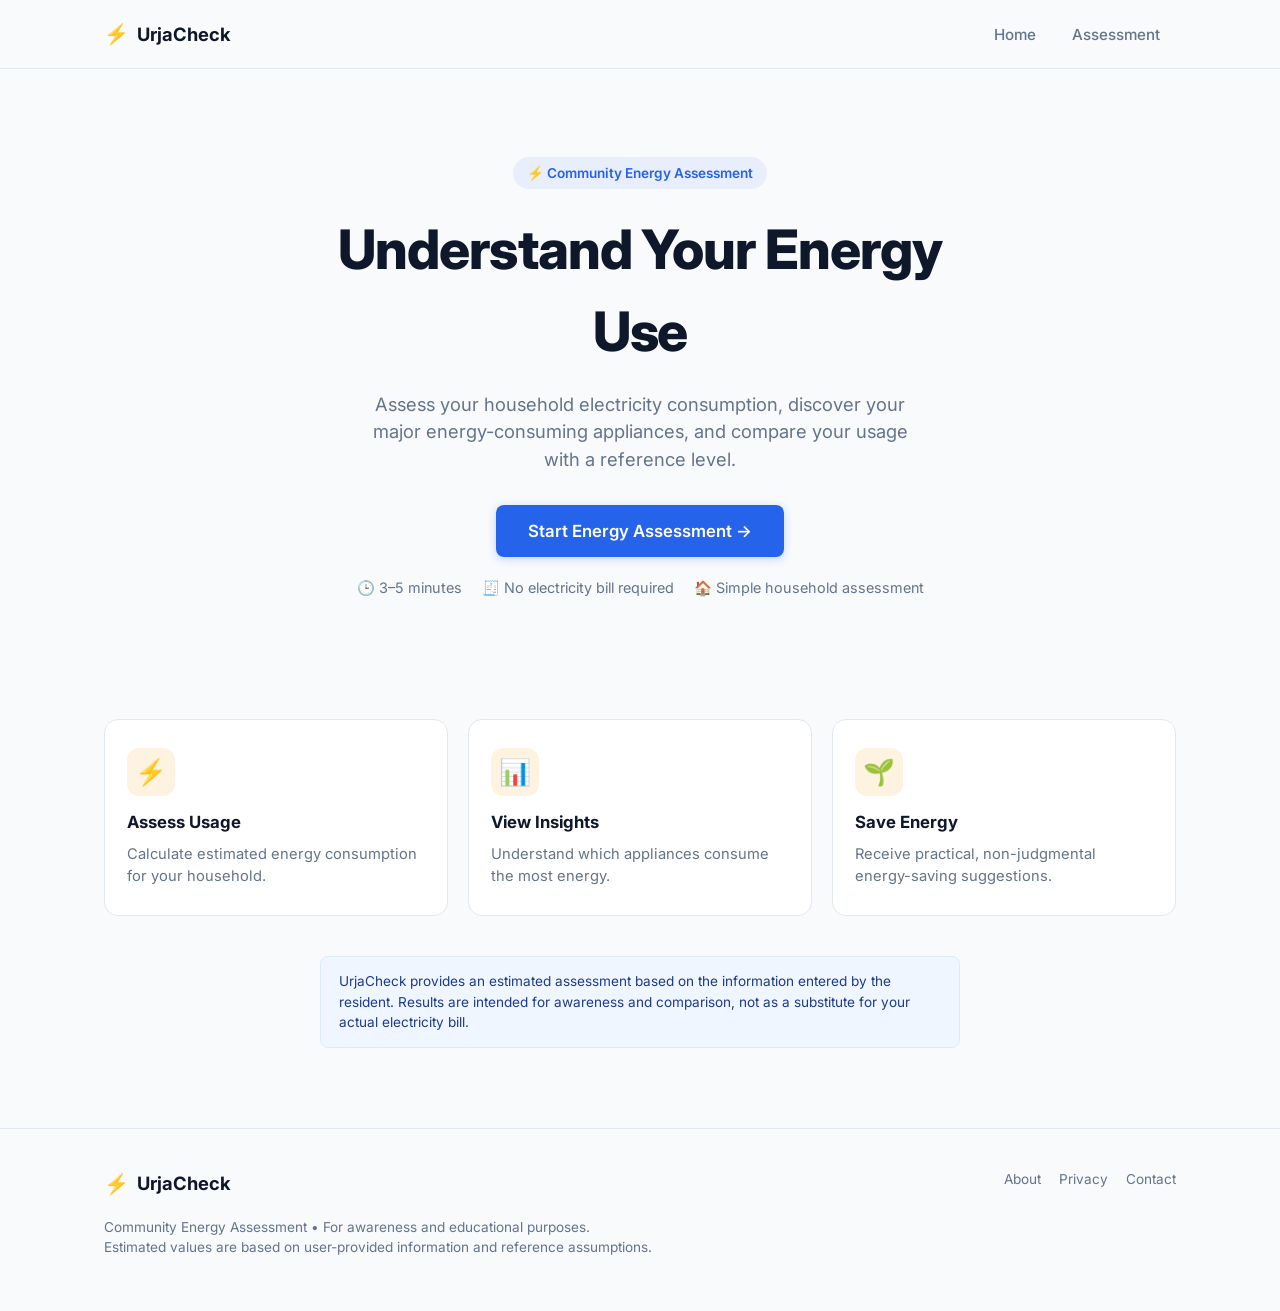
<file: frontend/index.html>
<!DOCTYPE html>
<html lang="en">
<head>
<meta charset="UTF-8">
<meta name="viewport" content="width=device-width, initial-scale=1.0">
<title>UrjaCheck — Understand Your Energy Use</title>
<link rel="preconnect" href="https://fonts.googleapis.com">
<link href="https://fonts.googleapis.com/css2?family=Inter:wght@400;500;600;700;800&display=swap" rel="stylesheet">
<link rel="stylesheet" href="css/style.css">
</head>
<body>

<header class="app-header">
  <div class="container">
    <button class="brand" onclick="showView('landing')" aria-label="UrjaCheck home">
      <span class="brand-bolt">⚡</span> UrjaCheck
    </button>
    <nav class="main-nav" id="mainNav" aria-label="Main navigation">
      <button data-nav="landing" onclick="showView('landing')">Home</button>
      <button data-nav="intro" onclick="startAssessment()">Assessment</button>
    </nav>
    <button class="nav-toggle" id="navToggle" aria-label="Toggle menu" aria-expanded="false">☰</button>
  </div>
</header>

<main id="app">

  <!-- ===================== LANDING ===================== -->
  <section class="view active" id="view-landing">
    <div class="hero container-narrow">
      <span class="hero-eyebrow">⚡ Community Energy Assessment</span>
      <h1>Understand Your Energy Use</h1>
      <p class="lead">Assess your household electricity consumption, discover your major energy-consuming appliances, and compare your usage with a reference level.</p>
      <button class="btn btn-primary btn-lg" onclick="startAssessment()">Start Energy Assessment →</button>
      <div class="hero-meta">
        <span>🕒 3–5 minutes</span>
        <span>🧾 No electricity bill required</span>
        <span>🏠 Simple household assessment</span>
      </div>
    </div>

    <div class="container">
      <div class="feature-grid">
        <div class="feature-card">
          <span class="icon">⚡</span>
          <h3>Assess Usage</h3>
          <p>Calculate estimated energy consumption for your household.</p>
        </div>
        <div class="feature-card">
          <span class="icon">📊</span>
          <h3>View Insights</h3>
          <p>Understand which appliances consume the most energy.</p>
        </div>
        <div class="feature-card">
          <span class="icon">🌱</span>
          <h3>Save Energy</h3>
          <p>Receive practical, non-judgmental energy-saving suggestions.</p>
        </div>
      </div>

      <p class="disclaimer-note">
        UrjaCheck provides an estimated assessment based on the information entered by the resident. Results are intended for awareness and comparison, not as a substitute for your actual electricity bill.
      </p>
    </div>

    <footer class="site-footer">
      <div class="container">
        <div class="footer-top">
          <div class="brand"><span class="brand-bolt">⚡</span> UrjaCheck</div>
          <div class="footer-links">
            <a href="#" onclick="return false;">About</a>
            <a href="#" onclick="return false;">Privacy</a>
            <a href="#" onclick="return false;">Contact</a>
          </div>
        </div>
        <p class="footer-note">Community Energy Assessment • For awareness and educational purposes.<br>Estimated values are based on user-provided information and reference assumptions.</p>
      </div>
    </footer>
  </section>

  <!-- ===================== INTRO ===================== -->
  <section class="view" id="view-intro">
    <div class="container-narrow assessment-page">
      <div class="progress-wrap">
        <div class="progress-label"><span>Step 1 of 4</span><span>25%</span></div>
        <div class="progress-track"><div class="progress-fill" style="width:25%"></div></div>
      </div>
      <div class="assessment-header">
        <h1>Let's understand your household</h1>
        <p>This assessment takes approximately 3–5 minutes. We'll ask about your household and electrical appliances.</p>
      </div>
      <ul class="checklist">
        <li><span class="tick">✓</span> Household information</li>
        <li><span class="tick">✓</span> Appliances</li>
        <li><span class="tick">✓</span> Approximate operating hours</li>
      </ul>
      <p class="field-hint">No electricity bill is required.</p>
      <div class="step-actions single">
        <button class="btn btn-primary btn-lg" onclick="showView('household')">Continue →</button>
      </div>
    </div>
  </section>

  <!-- ===================== HOUSEHOLD DETAILS ===================== -->
  <section class="view" id="view-household">
    <div class="container-narrow assessment-page">
      <div class="progress-wrap">
        <div class="progress-label"><span>Step 2 of 4</span><span>50%</span></div>
        <div class="progress-track"><div class="progress-fill" style="width:50%"></div></div>
      </div>
      <div class="assessment-header">
        <h1>Tell us about your household</h1>
      </div>

      <div class="field" id="field-size">
        <label class="field-label">How many people live in your household?</label>
        <div class="stepper">
          <button type="button" aria-label="Decrease household size" onclick="adjustHouseholdSize(-1)">−</button>
          <input type="number" id="householdSize" value="4" min="1" max="20" aria-label="Number of people" readonly>
          <button type="button" aria-label="Increase household size" onclick="adjustHouseholdSize(1)">+</button>
        </div>
        <p class="field-error">Please select a household size between 1 and 20.</p>
      </div>

      <div class="field" id="field-housetype">
        <label class="field-label">What type of home do you live in?</label>
        <div class="option-grid" id="houseTypeGrid" role="radiogroup" aria-label="Home type"></div>
        <p class="field-error">Please select a home type.</p>
      </div>

      <div class="field" id="field-billknown">
        <label class="field-label">Do you know your approximate monthly electricity bill?</label>
        <div class="pill-group" role="radiogroup" aria-label="Do you know your bill">
          <button type="button" class="option-card" data-value="yes" onclick="setBillKnown('yes')">Yes</button>
          <button type="button" class="option-card" data-value="no" onclick="setBillKnown('no')">No</button>
        </div>
      </div>

      <div class="field" id="field-billamount" style="display:none;">
        <label class="field-label">Approximate monthly bill</label>
        <div class="input-prefix">
          <span>₹</span>
          <input type="number" id="billAmount" class="text-input" placeholder="e.g. 3600" min="0" style="border:none;">
        </div>
        <p class="field-hint">This value is optional and only used for comparison on your results page.</p>
        <p class="field-error">Please enter a valid positive amount.</p>
      </div>

      <div class="step-actions">
        <button class="btn btn-secondary" onclick="showView('intro')">← Back</button>
        <button class="btn btn-primary" onclick="validateHousehold()">Continue →</button>
      </div>
    </div>
  </section>

  <!-- ===================== APPLIANCE ASSESSMENT ===================== -->
  <section class="view" id="view-appliances">
    <div class="container-narrow assessment-page">
      <div class="progress-wrap">
        <div class="progress-label"><span>Step 3 of 4</span><span>75%</span></div>
        <div class="progress-track"><div class="progress-fill" style="width:75%"></div></div>
      </div>
      <div class="assessment-header">
        <h1>Your Appliances</h1>
        <p>Tell us what appliances you use and approximately how long they operate. We'll calculate the energy consumption for you.</p>
      </div>

      <div class="appliance-list" id="applianceList"></div>

      <button class="add-appliance-btn" onclick="openApplianceModal()">+ Add Appliance</button>

      <p class="field-error" id="applianceListError" style="display:none; margin-top:14px;">Please add at least one appliance before continuing.</p>

      <div class="step-actions">
        <button class="btn btn-secondary" onclick="showView('household')">← Back</button>
        <button class="btn btn-primary" onclick="validateAppliancesAndContinue()">Continue →</button>
      </div>
    </div>
  </section>

  <!-- ===================== REVIEW ===================== -->
  <section class="view" id="view-review">
    <div class="container-narrow assessment-page">
      <div class="progress-wrap">
        <div class="progress-label"><span>Step 4 of 4</span><span>100%</span></div>
        <div class="progress-track"><div class="progress-fill" style="width:100%"></div></div>
      </div>
      <div class="assessment-header">
        <h1>Review Your Assessment</h1>
      </div>

      <div class="review-section">
        <h3>Household</h3>
        <div class="card-flat" id="reviewHousehold"></div>
      </div>

      <div class="review-section">
        <h3>Appliances</h3>
        <div class="card-flat" id="reviewAppliances"></div>
      </div>

      <div class="review-summary" id="reviewSummary"></div>

      <div class="field" style="margin-top: 24px;">
        <label class="checkbox-row">
          <input type="checkbox" id="consentCheckbox" onchange="toggleSubmitEnabled()">
          I understand that this assessment provides an estimated value based on the information provided.
        </label>
      </div>

      <div class="step-actions">
        <button class="btn btn-secondary" onclick="showView('appliances')">← Edit</button>
        <button class="btn btn-primary" id="submitBtn" disabled onclick="submitAssessment()">Submit Assessment</button>
      </div>
    </div>
  </section>

  <!-- ===================== PROCESSING ===================== -->
  <section class="view" id="view-processing">
    <div class="processing-screen">
      <div class="processing-bolt">⚡</div>
      <h2>Analyzing your energy usage...</h2>
      <ul class="processing-checklist" id="processingChecklist">
        <li data-step="0">Processing appliance data</li>
        <li data-step="1">Calculating energy consumption</li>
        <li data-step="2">Comparing with reference values</li>
        <li data-step="3">Preparing your assessment</li>
      </ul>
    </div>
  </section>

  <!-- ===================== RESULT ===================== -->
  <section class="view" id="view-result">
    <div class="container-narrow result-page">
      <div class="result-head">
        <span class="badge">Assessment Complete ✓</span>
        <h1>Your Energy Assessment</h1>
      </div>

      <div class="card result-main-card">
        <p class="eyebrow">MONTHLY ENERGY CONSUMPTION</p>
        <div class="usage-compare">
          <div class="col you">
            <p class="lbl">YOUR USAGE</p>
            <p class="val" id="resYourUsage">0 kWh</p>
          </div>
          <div class="col ref">
            <p class="lbl">REFERENCE LEVEL</p>
            <p class="val" id="resRefUsage">0 kWh</p>
          </div>
        </div>
        <div class="compare-bars">
          <div class="compare-bar-row">
            <div class="bar-label"><span>Your usage</span><span id="resYourUsageBarLabel">0 kWh</span></div>
            <div class="compare-bar-track"><div class="compare-bar-fill you" id="resYourBar" style="width:0%"></div></div>
          </div>
          <div class="compare-bar-row">
            <div class="bar-label"><span>Reference</span><span id="resRefUsageBarLabel">0 kWh</span></div>
            <div class="compare-bar-track"><div class="compare-bar-fill ref" id="resRefBar" style="width:0%"></div></div>
          </div>
        </div>
        <div id="resStatusLine"></div>
        <p class="diff-text" id="resDiffText"></p>
        <p class="field-hint" id="resSourceLine" style="margin-top:14px;"></p>
      </div>

      <div class="two-col-cards">
        <div class="card cost-card">
          <p class="eyebrow" style="margin-bottom:4px;">ESTIMATED MONTHLY ENERGY COST</p>
          <p class="amount" id="resCost">₹0</p>
          <p class="note" id="resCostNote">Based on the illustrative tariff assumption used by the server. Actual bills may include slab-based tariffs, fixed charges and taxes.</p>
          <div class="bill-compare" id="resBillCompare" style="display:none;"></div>
        </div>
        <div class="card" id="resSummaryCard">
          <p class="eyebrow" style="margin-bottom:4px;">ASSESSMENT SUMMARY</p>
          <div class="summary-list" id="resSummaryList"></div>
        </div>
      </div>

      <h2 class="section-title">Where Is Your Energy Going?</h2>
      <p class="section-sub">Appliance-wise breakdown, highest consumption first.</p>
      <div class="card" id="resBreakdown"></div>

      <h2 class="section-title">Suggestions For You</h2>
      <p class="section-sub">Practical, optional ideas based on your appliance mix.</p>
      <div id="resRecommendations"></div>

      <div class="result-actions">
        <button class="btn btn-secondary" onclick="downloadReport()">Download Assessment Report</button>
        <button class="btn btn-secondary" onclick="restartAssessment()">Take Another Assessment</button>
        <button class="btn btn-primary" onclick="showView('landing')">Back to Home</button>
      </div>
    </div>
  </section>

</main>

<div class="toast" id="toast"></div>

<!-- Appliance picker modal -->
<div class="modal-overlay" id="applianceModal">
  <div class="modal">
    <div class="modal-head">
      <h3>Choose an appliance</h3>
      <button class="modal-close" aria-label="Close" onclick="closeApplianceModal()">×</button>
    </div>
    <div class="appliance-option-list" id="applianceOptionList"></div>
  </div>
</div>

<script src="js/config.js"></script>
<script src="js/data.js"></script>
<script src="js/calculations.js"></script>
<script src="js/app.js"></script>
</body>
</html>
</file>
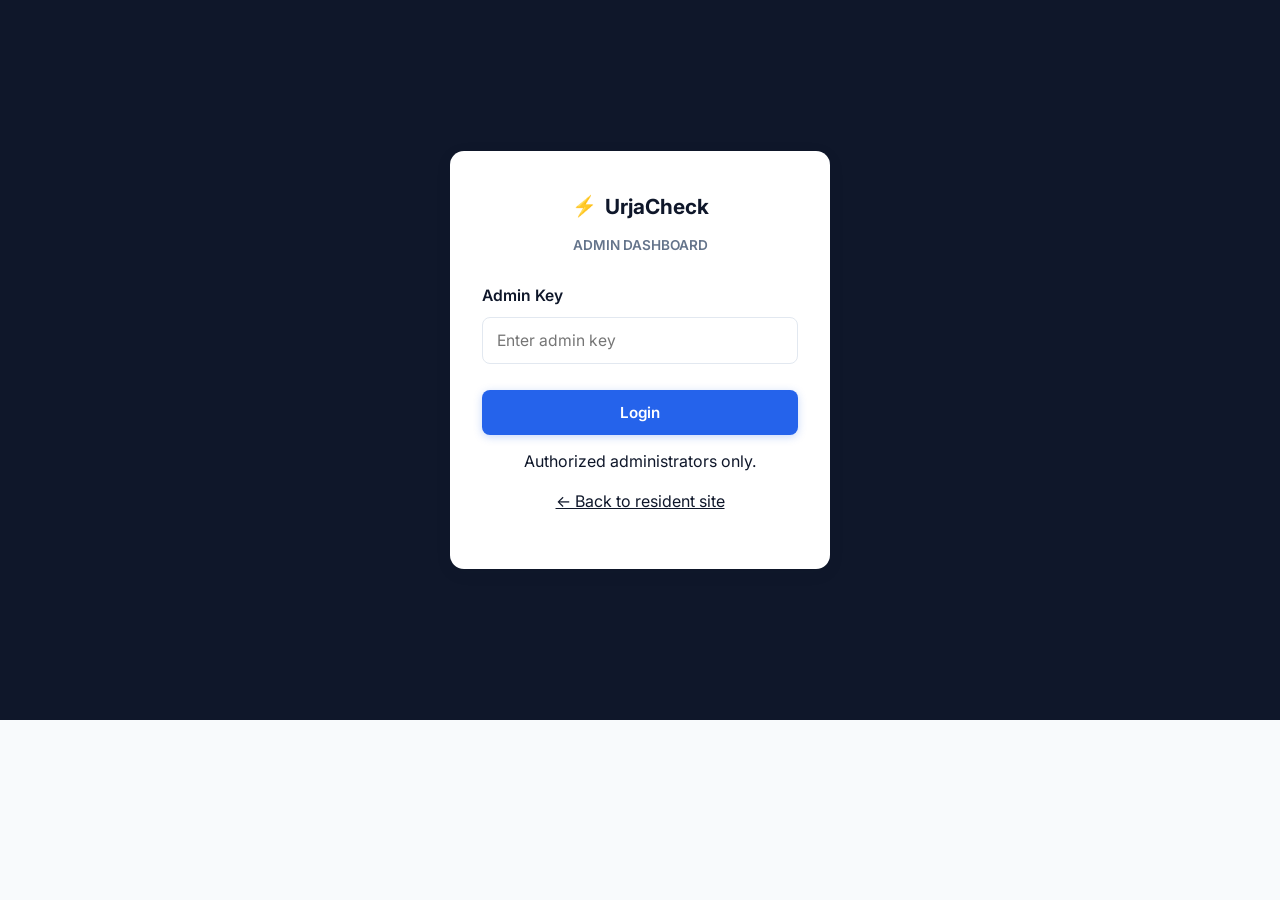
<file: frontend/admin.html>
<!DOCTYPE html>
<html lang="en">
<head>
<meta charset="UTF-8">
<meta name="viewport" content="width=device-width, initial-scale=1.0">
<title>UrjaCheck Admin — Community Analytics</title>
<link rel="preconnect" href="https://fonts.googleapis.com">
<link href="https://fonts.googleapis.com/css2?family=Inter:wght@400;500;600;700;800&display=swap" rel="stylesheet">
<link rel="stylesheet" href="css/style.css">
</head>
<body>

<!-- ===================== ADMIN LOGIN ===================== -->
<!-- ===================== ADMIN LOGIN ===================== -->
<div class="admin-login-page" id="loginScreen">
  <div class="admin-login-card">
    <div class="brand"><span class="brand-bolt">⚡</span> UrjaCheck</div>

    <p class="sub">ADMIN DASHBOARD</p>

    <div class="field">
      <label class="field-label" for="adminKey">Admin Key</label>

      <input
        type="password"
        id="adminKey"
        class="text-input"
        placeholder="Enter admin key"
        autocomplete="off"
        onkeydown="if(event.key==='Enter') adminLogin()"
      >
    </div>

    <button class="btn btn-primary btn-block" onclick="adminLogin()">
      Login
    </button>

    <p class="login-error" id="loginError" style="display:none;">
      Invalid admin key. Please try again.
    </p>

    <p class="field-hint" style="text-align:center; margin-top:14px;">
      Authorized administrators only.
    </p>

    <p class="field-hint" style="text-align:center; margin-top:14px;">
      <a href="index.html">← Back to resident site</a>
    </p>
  </div>
</div>
<!-- ===================== ADMIN APP ===================== -->
<div id="adminApp" style="display:none;">

  <header class="app-header admin-header">
    <div class="container">
      <div class="brand"><span class="brand-bolt">⚡</span> UrjaCheck <span class="admin-tag">ADMIN</span></div>
      <nav class="main-nav" id="adminMainNav" aria-label="Admin navigation">
        <button data-nav="dashboard" onclick="showAdminView('dashboard')">Dashboard</button>
        <button data-nav="households" onclick="showAdminView('households')">Households</button>
        <button data-nav="appliances" onclick="showAdminView('appliances')">Appliances</button>
        <button data-nav="analytics" onclick="showAdminView('analytics')">Analytics</button>
        <button data-nav="reports" onclick="showAdminView('reports')">Reports</button>
      </nav>
      <button class="logout-btn" onclick="adminLogout()">Log out</button>
      <button class="nav-toggle" id="adminNavToggle" aria-label="Toggle menu" style="color:#fff;">☰</button>
    </div>
  </header>

  <main class="container admin-page">

    <!-- DASHBOARD -->
    <section class="admin-view" id="admin-view-dashboard">
      <div class="admin-page-head">
        <h1>Community Energy Overview</h1>
      </div>

      <div class="stat-grid" id="dashboardStats"></div>

      <div class="card chart-card" id="dashboardChartCard">
        <h3>Community Consumption</h3>
        <p class="sub">Average actual vs. reference consumption across all stored assessments.</p>
        <div class="compare-bars" id="communityCompareBars"></div>
      </div>

      <div class="empty-state" id="dashboardEmpty" style="display:none;">
        <span class="icon">📭</span>No assessments have been submitted yet. Once residents complete an assessment, community statistics will appear here.
      </div>
    </section>

    <!-- HOUSEHOLDS -->
    <section class="admin-view" id="admin-view-households">
      <div class="admin-page-head">
        <h1>Household Data</h1>
      </div>
      <div class="card">
        <div class="table-toolbar">
          <input type="text" class="text-input" id="householdSearch" placeholder="Search assessment ID..." oninput="renderHouseholdTable()">
          <select class="text-input" id="statusFilter" onchange="renderHouseholdTable()">
            <option value="all">All statuses</option>
            <option value="within">Within Reference</option>
            <option value="moderate">Moderately Above</option>
            <option value="significant">Significantly Above</option>
          </select>
          <select class="text-input" id="sortBy" onchange="renderHouseholdTable()">
            <option value="consumption_desc">Sort: Consumption (high–low)</option>
            <option value="consumption_asc">Sort: Consumption (low–high)</option>
            <option value="id">Sort: Assessment ID</option>
          </select>
        </div>
        <div class="table-wrap">
          <table class="data-table">
            <thead>
              <tr>
                <th>Assessment ID</th><th>People</th><th>House Type</th>
                <th>Monthly kWh</th><th>Reference kWh</th><th>Difference</th><th>Status</th>
              </tr>
            </thead>
            <tbody id="householdTableBody"></tbody>
          </table>
        </div>
        <div id="householdTableEmpty" class="empty-state" style="display:none;">
          <span class="icon">🔍</span>No assessments found.
        </div>
      </div>
    </section>

    <!-- HOUSEHOLD DETAIL -->
    <section class="admin-view" id="admin-view-household-detail">
      <button class="btn btn-secondary household-detail-back" onclick="showAdminView('households')">← Back to Households</button>
      <div id="householdDetailContent"></div>
    </section>

    <!-- APPLIANCE ANALYTICS -->
    <section class="admin-view" id="admin-view-appliances">
      <div class="admin-page-head">
        <h1>Community Appliance Consumption</h1>
      </div>
      <div class="card" style="margin-bottom:24px;">
        <h3>Consumption share by appliance</h3>
        <p class="sub">Percentage of total community energy consumption.</p>
        <div class="hbar-list" id="applianceShareChart"></div>
      </div>
      <div class="card">
        <h3>Most common appliances</h3>
        <p class="sub">Number of households reporting each appliance.</p>
        <table class="mini-table" id="commonAppliancesTable"></table>
      </div>
    </section>

    <!-- BENCHMARK ANALYTICS -->
    <section class="admin-view" id="admin-view-analytics">
      <div class="admin-page-head">
        <h1>Households vs Reference Level</h1>
      </div>
      <div class="benchmark-cards" id="benchmarkCards"></div>
      <div class="card">
        <h3>Community averages</h3>
        <div class="summary-list" id="benchmarkAverages"></div>
      </div>
    </section>

    <!-- REPORTS -->
    <section class="admin-view" id="admin-view-reports">
      <div class="admin-page-head">
        <h1>Reports</h1>
      </div>
      <p class="section-sub">Export or print the current community dataset.</p>
      <div class="reports-grid">
        <div class="card report-btn-card">
          <span class="icon">📤</span>
          <h3>Export CSV</h3>
          <p class="field-hint" style="margin-bottom:16px;">Download the current household dataset as a CSV file.</p>
          <button class="btn btn-primary btn-block" onclick="exportCSV()">Export CSV</button>
        </div>
        <div class="card report-btn-card">
          <span class="icon">🖨️</span>
          <h3>Print Summary</h3>
          <p class="field-hint" style="margin-bottom:16px;">Open the browser print dialog for this dashboard.</p>
          <button class="btn btn-secondary btn-block" onclick="window.print()">Print Summary</button>
        </div>
        <div class="card report-btn-card">
          <span class="icon">📄</span>
          <h3>Generate Community Report</h3>
          <p class="field-hint" style="margin-bottom:16px;">Create a downloadable text summary of community energy use.</p>
          <button class="btn btn-secondary btn-block" onclick="generateCommunityReport()">Generate Report</button>
        </div>
      </div>
    </section>

  </main>

  <footer class="site-footer">
    <div class="container">
      <p class="footer-note">UrjaCheck Admin • Live data from stored assessments. No personally identifying resident information is stored or displayed.</p>
    </div>
  </footer>
</div>

<div class="toast" id="toast"></div>

<script src="js/config.js"></script>
<script src="js/data.js"></script>
<script src="js/calculations.js"></script>
<script src="js/admin.js"></script>
</body>
</html>
</file>
<file: frontend/css/style.css>
/* ============================================================
   UrjaCheck — style.css
   ============================================================ */

:root {
  --blue: #2563EB;
  --blue-dark: #1D4ED8;
  --amber: #F59E0B;
  --bg: #F8FAFC;
  --white: #FFFFFF;
  --text: #0F172A;
  --text-secondary: #64748B;
  --success: #16A34A;
  --warning: #EA580C;
  --border: #E2E8F0;
  --shadow: 0 1px 3px rgba(15, 23, 42, 0.06), 0 1px 2px rgba(15, 23, 42, 0.04);
  --shadow-md: 0 4px 16px rgba(15, 23, 42, 0.08);
  --radius: 14px;
  --radius-sm: 8px;
  --font: 'Inter', -apple-system, BlinkMacSystemFont, 'Segoe UI', sans-serif;
}

* { box-sizing: border-box; }

html { scroll-behavior: smooth; }

body {
  margin: 0;
  font-family: var(--font);
  background: var(--bg);
  color: var(--text);
  line-height: 1.5;
  -webkit-font-smoothing: antialiased;
}

img, svg { max-width: 100%; }

button {
  font-family: inherit;
  cursor: pointer;
}

a { color: inherit; }

:focus-visible {
  outline: 2px solid var(--blue);
  outline-offset: 2px;
  border-radius: 4px;
}

.sr-only {
  position: absolute;
  width: 1px; height: 1px;
  overflow: hidden;
  clip: rect(0 0 0 0);
  white-space: nowrap;
}

.view { display: none; }
.view.active { display: block; animation: fadeIn 0.25s ease; }

@keyframes fadeIn {
  from { opacity: 0; transform: translateY(6px); }
  to { opacity: 1; transform: translateY(0); }
}

@media (prefers-reduced-motion: reduce) {
  *, *::before, *::after { animation-duration: 0.001ms !important; transition-duration: 0.001ms !important; }
}

.container {
  max-width: 1120px;
  margin: 0 auto;
  padding: 0 24px;
}

.container-narrow {
  max-width: 640px;
  margin: 0 auto;
  padding: 0 24px;
}

/* ---------- Header / Nav ---------- */

.app-header {
  position: sticky;
  top: 0;
  z-index: 40;
  background: rgba(248, 250, 252, 0.9);
  backdrop-filter: blur(8px);
  border-bottom: 1px solid var(--border);
}

.app-header .container {
  display: flex;
  align-items: center;
  justify-content: space-between;
  height: 68px;
}

.brand {
  display: flex;
  align-items: center;
  gap: 8px;
  font-weight: 700;
  font-size: 1.15rem;
  background: none;
  border: none;
  color: var(--text);
  padding: 0;
}

.brand-bolt {
  color: var(--amber);
  font-size: 1.25rem;
}

.main-nav {
  display: flex;
  gap: 4px;
}

.main-nav button {
  background: none;
  border: none;
  padding: 10px 16px;
  border-radius: var(--radius-sm);
  font-weight: 500;
  color: var(--text-secondary);
  font-size: 0.95rem;
}

.main-nav button:hover { background: rgba(37, 99, 235, 0.06); color: var(--text); }
.main-nav button.active { color: var(--blue); background: rgba(37, 99, 235, 0.08); }

.admin-header {
  background: var(--text);
  border-bottom: 1px solid #1e293b;
}

.admin-header .brand { color: var(--white); }
.admin-header .admin-tag {
  font-size: 0.7rem;
  font-weight: 700;
  letter-spacing: 0.04em;
  background: var(--amber);
  color: var(--text);
  padding: 2px 8px;
  border-radius: 999px;
  margin-left: 6px;
}
.admin-header .main-nav button { color: #94A3B8; }
.admin-header .main-nav button:hover { background: rgba(255,255,255,0.08); color: var(--white); }
.admin-header .main-nav button.active { color: var(--white); background: rgba(255,255,255,0.12); }
.admin-header .logout-btn {
  background: none;
  border: 1px solid #334155;
  color: #CBD5E1;
  padding: 8px 14px;
  border-radius: var(--radius-sm);
  font-size: 0.85rem;
}
.admin-header .logout-btn:hover { border-color: #64748B; color: var(--white); }

/* mobile nav toggle */
.nav-toggle { display: none; background: none; border: none; font-size: 1.4rem; padding: 6px; }

/* ---------- Buttons ---------- */

.btn {
  display: inline-flex;
  align-items: center;
  justify-content: center;
  gap: 8px;
  padding: 13px 24px;
  border-radius: var(--radius-sm);
  font-weight: 600;
  font-size: 0.95rem;
  border: none;
  transition: transform 0.15s ease, box-shadow 0.15s ease, background 0.15s ease;
}

.btn-primary {
  background: var(--blue);
  color: var(--white);
  box-shadow: 0 2px 8px rgba(37, 99, 235, 0.25);
}
.btn-primary:hover { background: var(--blue-dark); }
.btn-primary:disabled { background: #93B4F0; cursor: not-allowed; box-shadow: none; }

.btn-secondary {
  background: var(--white);
  color: var(--text);
  border: 1px solid var(--border);
}
.btn-secondary:hover { border-color: #CBD5E1; background: #F1F5F9; }

.btn-amber {
  background: var(--amber);
  color: var(--text);
}
.btn-amber:hover { background: #D97F09; }

.btn-block { width: 100%; }
.btn-lg { padding: 16px 32px; font-size: 1.05rem; }

.btn-link {
  background: none;
  border: none;
  color: var(--blue);
  font-weight: 600;
  padding: 8px 4px;
}

/* ---------- Cards ---------- */

.card {
  background: var(--white);
  border: 1px solid var(--border);
  border-radius: var(--radius);
  padding: 24px;
  box-shadow: var(--shadow);
}

.card-flat {
  background: var(--white);
  border: 1px solid var(--border);
  border-radius: var(--radius);
  padding: 20px;
}

/* ---------- Landing Page ---------- */

.hero {
  padding: 88px 0 64px;
  text-align: center;
}

.hero-eyebrow {
  display: inline-flex;
  align-items: center;
  gap: 6px;
  font-size: 0.85rem;
  color: var(--blue);
  background: rgba(37, 99, 235, 0.08);
  padding: 6px 14px;
  border-radius: 999px;
  margin-bottom: 20px;
  font-weight: 600;
}

.hero h1 {
  font-size: clamp(2.1rem, 5vw, 3.4rem);
  font-weight: 800;
  letter-spacing: -0.02em;
  margin: 0 0 18px;
  max-width: 760px;
  margin-inline: auto;
}

.hero p.lead {
  font-size: 1.15rem;
  color: var(--text-secondary);
  max-width: 560px;
  margin: 0 auto 32px;
}

.hero-meta {
  display: flex;
  flex-wrap: wrap;
  justify-content: center;
  gap: 20px;
  margin-top: 20px;
  font-size: 0.9rem;
  color: var(--text-secondary);
}

.hero-meta span { display: flex; align-items: center; gap: 6px; }

.disclaimer-note {
  max-width: 640px;
  margin: 40px auto 0;
  padding: 14px 18px;
  background: #EFF6FF;
  border: 1px solid #DBEAFE;
  border-radius: var(--radius-sm);
  font-size: 0.85rem;
  color: #1E3A8A;
  text-align: left;
}

.feature-grid {
  display: grid;
  grid-template-columns: repeat(3, 1fr);
  gap: 20px;
  margin-top: 56px;
}

.feature-card {
  background: var(--white);
  border: 1px solid var(--border);
  border-radius: var(--radius);
  padding: 28px 22px;
  text-align: left;
}

.feature-card .icon {
  font-size: 1.6rem;
  display: inline-flex;
  align-items: center;
  justify-content: center;
  width: 48px; height: 48px;
  border-radius: 12px;
  background: rgba(245, 158, 11, 0.12);
  margin-bottom: 14px;
}

.feature-card h3 { margin: 0 0 8px; font-size: 1.05rem; }
.feature-card p { margin: 0; color: var(--text-secondary); font-size: 0.92rem; }

.site-footer {
  border-top: 1px solid var(--border);
  padding: 40px 0;
  margin-top: 80px;
  color: var(--text-secondary);
  font-size: 0.85rem;
}

.site-footer .footer-top {
  display: flex;
  justify-content: space-between;
  align-items: flex-start;
  flex-wrap: wrap;
  gap: 16px;
}

.site-footer .footer-links { display: flex; gap: 18px; }
.site-footer .footer-links a { text-decoration: none; color: var(--text-secondary); }
.site-footer .footer-links a:hover { color: var(--blue); }
.site-footer .footer-note { margin-top: 18px; }

/* ---------- Progress ---------- */

.progress-wrap {
  margin: 32px 0 8px;
}

.progress-label {
  display: flex;
  justify-content: space-between;
  font-size: 0.85rem;
  color: var(--text-secondary);
  margin-bottom: 8px;
}

.progress-track {
  height: 8px;
  background: #E2E8F0;
  border-radius: 999px;
  overflow: hidden;
}

.progress-fill {
  height: 100%;
  background: var(--blue);
  border-radius: 999px;
  transition: width 0.35s ease;
}

/* ---------- Assessment shared ---------- */

.assessment-page { padding: 40px 0 80px; }

.assessment-header { text-align: left; margin-bottom: 8px; }
.assessment-header h1 { font-size: 1.7rem; margin: 0 0 6px; }
.assessment-header p { color: var(--text-secondary); margin: 0; }

.checklist { list-style: none; padding: 0; margin: 24px 0; }
.checklist li {
  display: flex;
  align-items: center;
  gap: 10px;
  padding: 10px 0;
  font-size: 0.95rem;
}
.checklist li .tick {
  color: var(--success);
  font-weight: 700;
}

.step-actions {
  display: flex;
  justify-content: space-between;
  gap: 12px;
  margin-top: 32px;
}
.step-actions.single { justify-content: flex-end; }

/* ---------- Form controls ---------- */

.field { margin-bottom: 26px; }
.field label.field-label {
  display: block;
  font-weight: 600;
  margin-bottom: 10px;
  font-size: 0.98rem;
}
.field .field-hint {
  font-size: 0.83rem;
  color: var(--text-secondary);
  margin-top: 6px;
}
.field .field-error {
  font-size: 0.83rem;
  color: var(--warning);
  margin-top: 6px;
  display: none;
}
.field.has-error .field-error { display: block; }
.field.has-error input, .field.has-error .card-flat { border-color: var(--warning); }

.stepper {
  display: inline-flex;
  align-items: center;
  gap: 0;
  border: 1px solid var(--border);
  border-radius: var(--radius-sm);
  overflow: hidden;
}
.stepper button {
  width: 48px; height: 48px;
  border: none;
  background: var(--white);
  font-size: 1.2rem;
  color: var(--blue);
}
.stepper button:hover { background: #EFF6FF; }
.stepper input {
  width: 64px;
  text-align: center;
  border: none;
  border-left: 1px solid var(--border);
  border-right: 1px solid var(--border);
  height: 48px;
  font-size: 1.05rem;
  font-weight: 600;
  font-family: inherit;
  color: var(--text);
}

.option-grid {
  display: grid;
  grid-template-columns: repeat(4, 1fr);
  gap: 12px;
}

.option-card {
  border: 1.5px solid var(--border);
  background: var(--white);
  border-radius: var(--radius-sm);
  padding: 16px 10px;
  text-align: center;
  font-weight: 600;
  font-size: 0.95rem;
  color: var(--text);
}
.option-card:hover { border-color: #94A3B8; }
.option-card.selected {
  border-color: var(--blue);
  background: rgba(37, 99, 235, 0.06);
  color: var(--blue);
}

.pill-group { display: flex; gap: 12px; }
.pill-group .option-card { flex: 1; padding: 14px; }

.text-input, select.text-input {
  width: 100%;
  padding: 13px 14px;
  border: 1px solid var(--border);
  border-radius: var(--radius-sm);
  font-size: 0.98rem;
  font-family: inherit;
  color: var(--text);
  background: var(--white);
}
.text-input:focus { border-color: var(--blue); }

.input-prefix {
  display: flex;
  align-items: center;
  border: 1px solid var(--border);
  border-radius: var(--radius-sm);
  overflow: hidden;
}
.input-prefix span {
  padding: 13px 14px;
  background: #F1F5F9;
  color: var(--text-secondary);
  font-weight: 600;
  border-right: 1px solid var(--border);
}
.input-prefix input {
  border: none;
  padding: 13px 14px;
  flex: 1;
  font-size: 0.98rem;
  font-family: inherit;
}

.checkbox-row {
  display: flex;
  align-items: flex-start;
  gap: 10px;
  font-size: 0.92rem;
  color: var(--text-secondary);
}
.checkbox-row input { margin-top: 3px; width: 18px; height: 18px; accent-color: var(--blue); }

/* ---------- Appliance cards ---------- */

.appliance-list { display: flex; flex-direction: column; gap: 16px; margin: 24px 0; }

.appliance-card {
  background: var(--white);
  border: 1px solid var(--border);
  border-radius: var(--radius);
  padding: 20px;
}

.appliance-card-head {
  display: flex;
  align-items: center;
  justify-content: space-between;
  margin-bottom: 16px;
}

.appliance-card-title {
  display: flex;
  align-items: center;
  gap: 10px;
  font-weight: 700;
  font-size: 1.02rem;
}

.appliance-card-title .icon { font-size: 1.3rem; }

.remove-btn {
  background: none;
  border: none;
  color: var(--text-secondary);
  font-size: 0.85rem;
  font-weight: 600;
  padding: 6px 10px;
  border-radius: var(--radius-sm);
}
.remove-btn:hover { color: var(--warning); background: #FFF1EC; }

.appliance-grid {
  display: grid;
  grid-template-columns: repeat(3, 1fr);
  gap: 14px;
}

.mini-field label {
  display: block;
  font-size: 0.82rem;
  color: var(--text-secondary);
  margin-bottom: 6px;
  font-weight: 500;
}

.unit-input {
  display: flex;
  border: 1px solid var(--border);
  border-radius: var(--radius-sm);
  overflow: hidden;
}
.unit-input input {
  border: none;
  padding: 11px 12px;
  width: 100%;
  font-family: inherit;
  font-size: 0.95rem;
}
.unit-input span {
  padding: 11px 12px;
  background: #F1F5F9;
  color: var(--text-secondary);
  font-size: 0.85rem;
  border-left: 1px solid var(--border);
}

.unknown-power-row {
  margin-top: 12px;
  font-size: 0.83rem;
}
.unknown-power-note {
  margin-top: 6px;
  font-size: 0.8rem;
  color: var(--blue);
  background: #EFF6FF;
  padding: 8px 10px;
  border-radius: var(--radius-sm);
  display: none;
}
.unknown-power-note.show { display: block; }

.live-calc {
  margin-top: 14px;
  padding-top: 14px;
  border-top: 1px dashed var(--border);
  display: flex;
  gap: 24px;
  font-size: 0.85rem;
  color: var(--text-secondary);
  flex-wrap: wrap;
}
.live-calc b { color: var(--text); font-size: 0.95rem; }

.power-info-hint {
  font-size: 0.78rem;
  color: var(--text-secondary);
  margin-top: 4px;
}

.add-appliance-btn {
  width: 100%;
  padding: 16px;
  border: 2px dashed #CBD5E1;
  background: none;
  border-radius: var(--radius);
  color: var(--blue);
  font-weight: 600;
  font-size: 0.98rem;
}
.add-appliance-btn:hover { border-color: var(--blue); background: rgba(37, 99, 235, 0.04); }

.empty-appliances {
  text-align: center;
  padding: 40px 20px;
  color: var(--text-secondary);
}
.empty-appliances .icon { font-size: 2rem; display: block; margin-bottom: 10px; }

/* ---------- Modal ---------- */

.modal-overlay {
  position: fixed;
  inset: 0;
  background: rgba(15, 23, 42, 0.5);
  display: none;
  align-items: flex-end;
  justify-content: center;
  z-index: 100;
  padding: 0;
}
.modal-overlay.open { display: flex; }

.modal {
  background: var(--white);
  border-radius: 20px 20px 0 0;
  width: 100%;
  max-width: 480px;
  max-height: 78vh;
  overflow-y: auto;
  padding: 24px;
}

@media (min-width: 640px) {
  .modal-overlay { align-items: center; }
  .modal { border-radius: var(--radius); max-height: 70vh; }
}

.modal-head {
  display: flex;
  justify-content: space-between;
  align-items: center;
  margin-bottom: 16px;
}
.modal-head h3 { margin: 0; font-size: 1.15rem; }
.modal-close { background: none; border: none; font-size: 1.4rem; color: var(--text-secondary); line-height: 1; }

.appliance-option-list { display: flex; flex-direction: column; gap: 6px; }
.appliance-option-list button {
  display: flex;
  align-items: center;
  gap: 12px;
  width: 100%;
  text-align: left;
  padding: 13px 12px;
  background: none;
  border: none;
  border-radius: var(--radius-sm);
  font-size: 0.95rem;
  font-weight: 500;
}
.appliance-option-list button:hover { background: #F1F5F9; }
.appliance-option-list .icon { font-size: 1.2rem; width: 28px; text-align: center; }
.appliance-option-list .power-tag { margin-left: auto; color: var(--text-secondary); font-size: 0.8rem; }

/* ---------- Review screen ---------- */

.review-section { margin-bottom: 28px; }
.review-section h3 {
  font-size: 0.9rem;
  text-transform: none;
  color: var(--text-secondary);
  margin: 0 0 12px;
  font-weight: 600;
}
.review-row {
  display: flex;
  justify-content: space-between;
  padding: 12px 0;
  border-bottom: 1px solid var(--border);
  font-size: 0.95rem;
}
.review-row:last-child { border-bottom: none; }
.review-row .qty { color: var(--text-secondary); }

.review-summary {
  display: grid;
  grid-template-columns: repeat(3, 1fr);
  gap: 12px;
  margin: 20px 0;
}
.review-summary .stat {
  background: #F8FAFC;
  border: 1px solid var(--border);
  border-radius: var(--radius-sm);
  padding: 16px;
  text-align: center;
}
.review-summary .stat .num { font-size: 1.3rem; font-weight: 700; }
.review-summary .stat .lbl { font-size: 0.78rem; color: var(--text-secondary); margin-top: 4px; }

/* ---------- Processing screen ---------- */

.processing-screen {
  min-height: 60vh;
  display: flex;
  flex-direction: column;
  align-items: center;
  justify-content: center;
  text-align: center;
  padding: 40px 24px;
}
.processing-bolt {
  font-size: 3rem;
  animation: pulse 1.1s ease-in-out infinite;
}
@keyframes pulse {
  0%, 100% { transform: scale(1); opacity: 1; }
  50% { transform: scale(1.15); opacity: 0.7; }
}
.processing-screen h2 { margin: 20px 0 24px; }
.processing-checklist { list-style: none; padding: 0; text-align: left; max-width: 320px; }
.processing-checklist li {
  padding: 8px 0;
  color: var(--text-secondary);
  opacity: 0.3;
  transition: opacity 0.3s ease, color 0.3s ease;
}
.processing-checklist li.done { opacity: 1; color: var(--text); }
.processing-checklist li .tick { color: var(--success); margin-right: 8px; }

/* ---------- Result screen ---------- */

.result-page { padding: 40px 0 80px; }
.result-head { text-align: center; margin-bottom: 32px; }
.result-head .badge {
  display: inline-flex;
  align-items: center;
  gap: 6px;
  background: #DCFCE7;
  color: var(--success);
  padding: 6px 14px;
  border-radius: 999px;
  font-size: 0.85rem;
  font-weight: 600;
  margin-bottom: 12px;
}
.result-head h1 { margin: 0; font-size: 1.9rem; }

.result-main-card {
  padding: 32px;
  text-align: center;
}
.result-main-card .eyebrow {
  font-size: 0.85rem;
  color: var(--text-secondary);
  font-weight: 600;
  margin-bottom: 20px;
}

.usage-compare {
  display: grid;
  grid-template-columns: 1fr 1fr;
  gap: 24px;
  text-align: left;
  margin-bottom: 24px;
}
.usage-compare .col .lbl { font-size: 0.8rem; color: var(--text-secondary); font-weight: 600; margin-bottom: 6px; }
.usage-compare .col .val { font-size: 1.8rem; font-weight: 800; }
.usage-compare .col.you .val { color: var(--blue); }
.usage-compare .col.ref .val { color: var(--text-secondary); }

.compare-bars { margin: 20px 0; }
.compare-bar-row { margin-bottom: 14px; }
.compare-bar-row .bar-label {
  display: flex; justify-content: space-between;
  font-size: 0.85rem; margin-bottom: 6px; color: var(--text-secondary);
}
.compare-bar-track {
  height: 14px;
  background: #F1F5F9;
  border-radius: 999px;
  overflow: hidden;
}
.compare-bar-fill { height: 100%; border-radius: 999px; transition: width 0.6s ease; }
.compare-bar-fill.you { background: var(--blue); }
.compare-bar-fill.ref { background: #94A3B8; }

.status-line {
  display: inline-flex;
  align-items: center;
  gap: 8px;
  padding: 10px 18px;
  border-radius: 999px;
  font-weight: 600;
  font-size: 0.95rem;
  margin-top: 8px;
}
.status-good { background: #DCFCE7; color: var(--success); }
.status-warning { background: #FEF3C7; color: #B45309; }
.status-alert { background: #FFEDD5; color: var(--warning); }

.diff-text { color: var(--text-secondary); font-size: 0.9rem; margin-top: 10px; }

.two-col-cards {
  display: grid;
  grid-template-columns: 1fr 1fr;
  gap: 20px;
  margin: 24px 0;
}

.cost-card .amount { font-size: 2rem; font-weight: 800; color: var(--text); margin: 8px 0; }
.cost-card .note { font-size: 0.83rem; color: var(--text-secondary); }
.bill-compare { margin-top: 14px; display: flex; flex-direction: column; gap: 8px; font-size: 0.9rem; }
.bill-compare .row { display: flex; justify-content: space-between; }

.section-title { font-size: 1.2rem; margin: 40px 0 6px; }
.section-sub { color: var(--text-secondary); font-size: 0.9rem; margin: 0 0 20px; }

.breakdown-row { margin-bottom: 16px; }
.breakdown-row .breakdown-label {
  display: flex; justify-content: space-between;
  font-size: 0.92rem; margin-bottom: 6px; font-weight: 500;
}
.breakdown-row .breakdown-label .pct { color: var(--text-secondary); font-weight: 400; }
.breakdown-track { height: 12px; background: #F1F5F9; border-radius: 999px; overflow: hidden; }
.breakdown-fill { height: 100%; background: var(--amber); border-radius: 999px; transition: width 0.6s ease; }

.rec-card { display: flex; gap: 16px; padding: 20px; margin-bottom: 14px; }
.rec-card .icon { font-size: 1.6rem; }
.rec-card h4 { margin: 0 0 6px; font-size: 1rem; }
.rec-card p { margin: 0; color: var(--text-secondary); font-size: 0.9rem; }

.summary-list { display: flex; flex-direction: column; gap: 0; }
.summary-list .row {
  display: flex; justify-content: space-between;
  padding: 12px 0; border-bottom: 1px solid var(--border); font-size: 0.92rem;
}
.summary-list .row:last-child { border-bottom: none; }
.summary-list .row b { font-weight: 700; }

.result-actions {
  display: flex;
  gap: 12px;
  flex-wrap: wrap;
  margin-top: 32px;
}
.result-actions .btn { flex: 1; min-width: 180px; }

/* ---------- Admin login ---------- */

.admin-login-page {
  min-height: 80vh;
  display: flex;
  align-items: center;
  justify-content: center;
  padding: 24px;
  background: var(--text);
}
.admin-login-card {
  background: var(--white);
  border-radius: var(--radius);
  padding: 40px 32px;
  max-width: 380px;
  width: 100%;
  box-shadow: var(--shadow-md);
}
.admin-login-card .brand { justify-content: center; font-size: 1.3rem; margin-bottom: 4px; }
.admin-login-card .sub {
  text-align: center;
  color: var(--text-secondary);
  font-size: 0.85rem;
  font-weight: 600;
  margin-bottom: 28px;
}
.demo-hint {
  margin-top: 18px;
  font-size: 0.78rem;
  color: var(--text-secondary);
  text-align: center;
  background: #F1F5F9;
  padding: 10px;
  border-radius: var(--radius-sm);
}
.login-error {
  color: var(--warning);
  font-size: 0.85rem;
  margin-top: 12px;
  text-align: center;
  display: none;
}
.login-error.show { display: block; }

/* ---------- Admin dashboard ---------- */

.admin-page { padding: 32px 0 64px; }
.admin-page-head { display: flex; justify-content: space-between; align-items: center; margin-bottom: 24px; flex-wrap: wrap; gap: 12px; }
.admin-page-head h1 { margin: 0; font-size: 1.5rem; }

.stat-grid {
  display: grid;
  grid-template-columns: repeat(4, 1fr);
  gap: 16px;
  margin-bottom: 32px;
}
.stat-card {
  background: var(--white);
  border: 1px solid var(--border);
  border-radius: var(--radius);
  padding: 20px;
}
.stat-card .lbl { font-size: 0.82rem; color: var(--text-secondary); font-weight: 600; margin-bottom: 8px; }
.stat-card .num { font-size: 1.6rem; font-weight: 800; }
.stat-card .trend { font-size: 0.78rem; margin-top: 6px; color: var(--text-secondary); }

.chart-card { margin-bottom: 32px; }
.chart-card h3 { margin: 0 0 4px; }
.chart-card .sub { color: var(--text-secondary); font-size: 0.85rem; margin: 0 0 20px; }

.bar-chart { display: flex; align-items: flex-end; gap: 18px; height: 220px; padding-top: 20px; }
.bar-chart .bar-group { flex: 1; display: flex; flex-direction: column; align-items: center; justify-content: flex-end; height: 100%; }
.bar-chart .bars { display: flex; gap: 6px; align-items: flex-end; height: 100%; }
.bar-chart .bar { width: 26px; border-radius: 6px 6px 0 0; position: relative; }
.bar-chart .bar.actual { background: var(--blue); }
.bar-chart .bar.reference { background: #CBD5E1; }
.bar-chart .bar-value {
  position: absolute; top: -22px; left: 50%; transform: translateX(-50%);
  font-size: 0.72rem; color: var(--text-secondary); white-space: nowrap;
}
.bar-chart .month-label { margin-top: 10px; font-size: 0.78rem; color: var(--text-secondary); }

.legend { display: flex; gap: 20px; margin-top: 16px; font-size: 0.82rem; color: var(--text-secondary); }
.legend span { display: flex; align-items: center; gap: 6px; }
.legend .dot { width: 10px; height: 10px; border-radius: 3px; display: inline-block; }
.legend .dot.actual { background: var(--blue); }
.legend .dot.reference { background: #CBD5E1; }

.hbar-list { display: flex; flex-direction: column; gap: 16px; }
.hbar-row .hbar-label { display: flex; justify-content: space-between; font-size: 0.9rem; margin-bottom: 6px; }
.hbar-track { height: 12px; background: #F1F5F9; border-radius: 999px; overflow: hidden; }
.hbar-fill { height: 100%; background: var(--amber); border-radius: 999px; }

.mini-table { width: 100%; border-collapse: collapse; margin-top: 8px; }
.mini-table th, .mini-table td { text-align: left; padding: 10px 8px; font-size: 0.88rem; border-bottom: 1px solid var(--border); }
.mini-table th { color: var(--text-secondary); font-weight: 600; font-size: 0.78rem; }

.benchmark-cards { display: grid; grid-template-columns: repeat(3, 1fr); gap: 16px; margin-bottom: 24px; }
.benchmark-card { text-align: center; padding: 24px 16px; }
.benchmark-card .num { font-size: 1.7rem; font-weight: 800; }
.benchmark-card .count { font-size: 0.85rem; color: var(--text-secondary); margin: 6px 0 2px; }
.benchmark-card .pct { font-size: 0.8rem; font-weight: 600; }
.benchmark-card.within .num, .benchmark-card.within .pct { color: var(--success); }
.benchmark-card.moderate .num, .benchmark-card.moderate .pct { color: #B45309; }
.benchmark-card.significant .num, .benchmark-card.significant .pct { color: var(--warning); }

.table-toolbar {
  display: flex;
  gap: 12px;
  margin-bottom: 16px;
  flex-wrap: wrap;
}
.table-toolbar .text-input { max-width: 260px; }
.table-toolbar select.text-input { max-width: 200px; }

.data-table { width: 100%; border-collapse: collapse; }
.data-table th, .data-table td { text-align: left; padding: 12px 10px; font-size: 0.88rem; border-bottom: 1px solid var(--border); }
.data-table th { color: var(--text-secondary); font-weight: 600; font-size: 0.78rem; text-transform: none; cursor: pointer; user-select: none; }
.data-table th:hover { color: var(--blue); }
.data-table tbody tr:hover { background: #F8FAFC; cursor: pointer; }
.data-table .status-chip { padding: 3px 10px; border-radius: 999px; font-size: 0.76rem; font-weight: 600; display: inline-block; }

.table-wrap { overflow-x: auto; }

.empty-state {
  text-align: center;
  padding: 60px 20px;
  color: var(--text-secondary);
}
.empty-state .icon { font-size: 2rem; display: block; margin-bottom: 10px; }

.household-detail-back { margin-bottom: 20px; }
.household-detail-grid { display: grid; grid-template-columns: 1fr 1fr; gap: 16px; margin-bottom: 24px; }

.reports-grid { display: grid; grid-template-columns: repeat(3, 1fr); gap: 16px; margin-top: 20px; }
.report-btn-card { text-align: center; padding: 28px 16px; }
.report-btn-card .icon { font-size: 1.6rem; margin-bottom: 10px; display: block; }

/* ---------- Skeleton loading ---------- */
.skeleton {
  background: linear-gradient(90deg, #F1F5F9 25%, #E2E8F0 37%, #F1F5F9 63%);
  background-size: 400% 100%;
  animation: skeleton-loading 1.4s ease infinite;
  border-radius: var(--radius-sm);
}
@keyframes skeleton-loading {
  0% { background-position: 100% 50%; }
  100% { background-position: 0 50%; }
}

/* ---------- Toast ---------- */
.toast {
  position: fixed;
  bottom: 24px;
  left: 50%;
  transform: translateX(-50%) translateY(20px);
  background: var(--text);
  color: var(--white);
  padding: 12px 20px;
  border-radius: var(--radius-sm);
  font-size: 0.88rem;
  opacity: 0;
  pointer-events: none;
  transition: all 0.25s ease;
  z-index: 200;
}
.toast.show { opacity: 1; transform: translateX(-50%) translateY(0); }

/* ============================================================
   Responsive
   ============================================================ */

@media (max-width: 860px) {
  .feature-grid { grid-template-columns: 1fr; }
  .stat-grid { grid-template-columns: repeat(2, 1fr); }
  .two-col-cards { grid-template-columns: 1fr; }
  .usage-compare { grid-template-columns: 1fr 1fr; gap: 14px; }
  .benchmark-cards { grid-template-columns: 1fr; }
  .household-detail-grid { grid-template-columns: 1fr; }
  .reports-grid { grid-template-columns: 1fr; }
}

@media (max-width: 640px) {
  .main-nav { display: none; }
  .main-nav.mobile-open {
    display: flex;
    flex-direction: column;
    position: absolute;
    top: 68px; left: 0; right: 0;
    background: var(--white);
    border-bottom: 1px solid var(--border);
    padding: 8px;
    box-shadow: var(--shadow-md);
  }
  .admin-header .main-nav.mobile-open { background: var(--text); }
  .nav-toggle { display: block; }

  .hero { padding: 56px 0 40px; }
  .option-grid { grid-template-columns: repeat(2, 1fr); }
  .appliance-grid { grid-template-columns: 1fr 1fr; }
  .review-summary { grid-template-columns: 1fr; }
  .stat-grid { grid-template-columns: 1fr 1fr; }
  .result-actions .btn { min-width: 100%; }
  .step-actions { flex-direction: column-reverse; }
  .step-actions .btn { width: 100%; }
  .site-footer .footer-top { flex-direction: column; }
  .bar-chart { gap: 10px; }
  .bar-chart .bar { width: 16px; }
}
</file>
